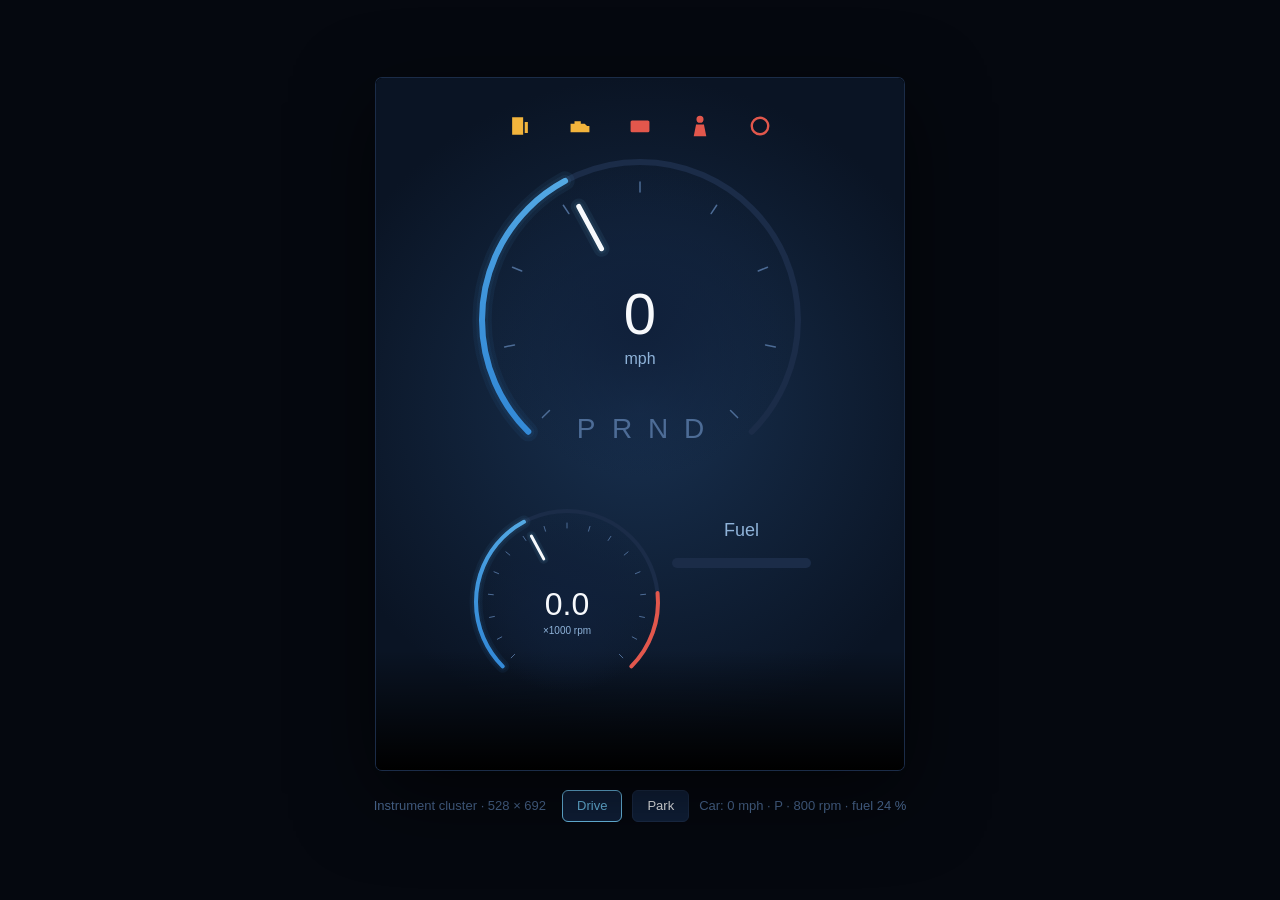
<file: web/index.html>
<!doctype html>
<html lang="en">
<head>
  <meta charset="utf-8">
  <meta name="viewport" content="width=device-width, initial-scale=1">
  <title>Instrument Cluster</title>
  <link rel="stylesheet" href="car/host.css">
  <link rel="stylesheet" href="app/cluster.css">
</head>
<body>
  <!-- The car around the app: the cluster window and the car's controls. The app draws only inside #cluster. -->
  <main class="host">
    <div class="screen" id="screen">
      <div id="cluster"></div>
    </div>
    <div class="controls" id="controls">
      <span class="label">Instrument cluster · 528 × 692</span>
      <button type="button" id="drive">Drive</button>
      <button type="button" id="park">Park</button>
      <span class="readout" id="readout" title="What the car reports, whatever the cluster shows"></span>
    </div>
  </main>

  <!-- Data files, bundled as scripts so they load from disk: read them with window.FILES["docs/signals.csv"]. -->
  <script src="docs/signals.csv.js"></script>
  <script src="sim/drive-cycle.csv.js"></script>

  <!-- The simulated car (window.car) and the page around the app. -->
  <script src="car/car.js"></script>
  <script src="car/host.js"></script>

  <!-- The cluster app. Plain scripts, loaded in order; tests/app-scripts.js lists the same files. -->
  <script src="app/config.js"></script>
  <script src="app/lib/csv.js"></script>
  <script src="app/signals/spec.js"></script>
  <script src="app/signals/source.js"></script>
  <script src="app/signals/replay-source.js"></script>
  <script src="app/state/store.js"></script>
  <script src="app/state/derive.js"></script>
  <script src="app/debug.js"></script>
  <script src="app/view/svg.js"></script>
  <script src="app/view/background.js"></script>
  <script src="app/view/dial.js"></script>
  <script src="app/view/telltales.js"></script>
  <script src="app/view/gear.js"></script>
  <script src="app/view/fuel.js"></script>
  <script src="app/view/temperature.js"></script>
  <script src="app/startup.js"></script>
  <script src="app/render.js"></script>
  <script src="app/main.js"></script>
</body>
</html>
</file>
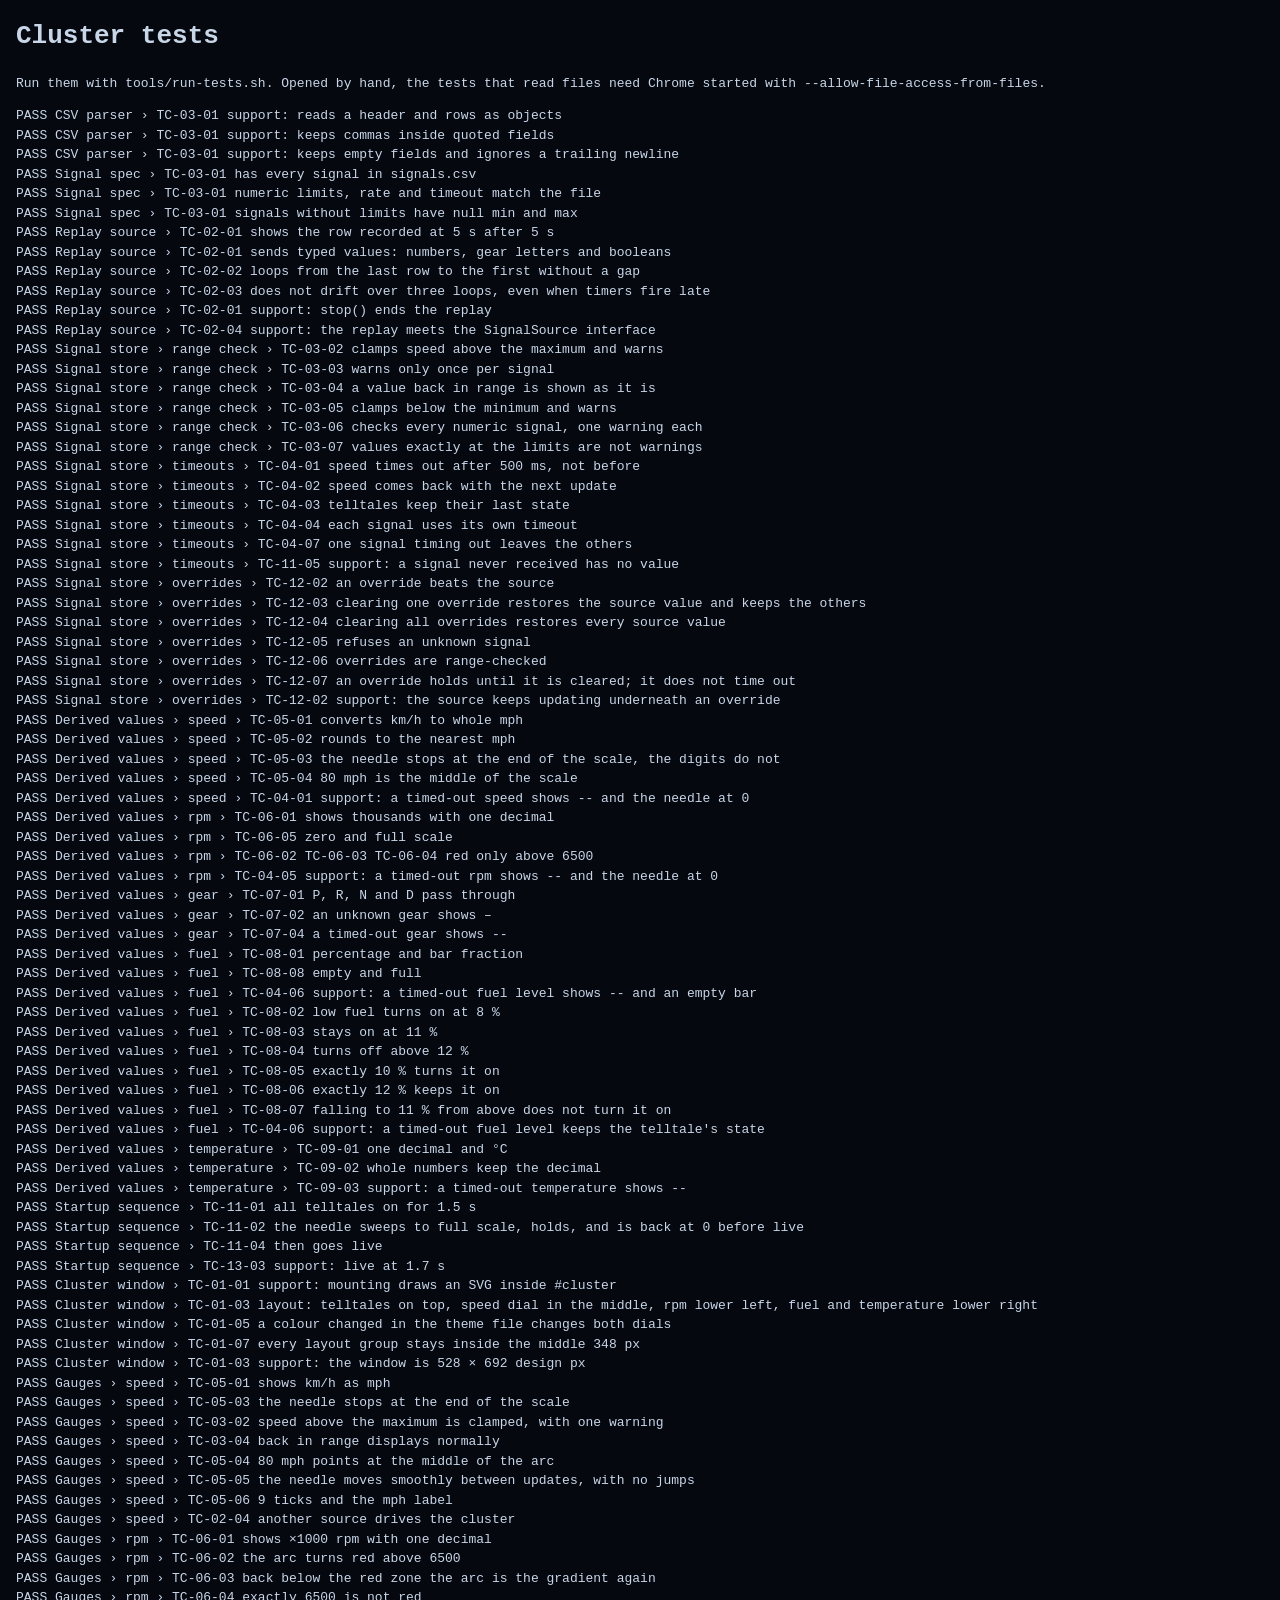
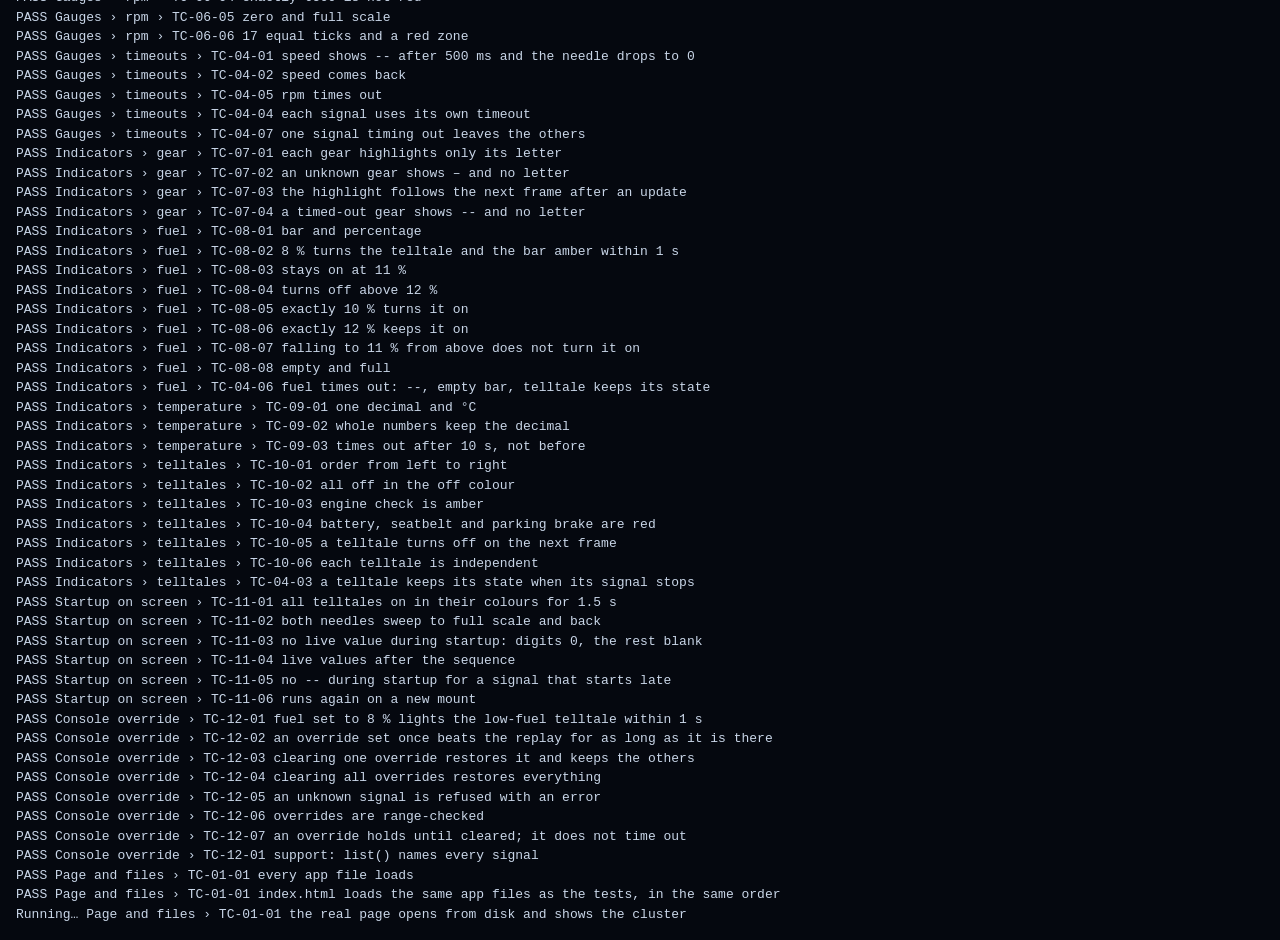
<file: web/tests/index.html>
<!doctype html>
<html lang="en">
<head>
  <meta charset="utf-8">
  <title>Cluster tests</title>
  <style>
    body { margin: 16px; background: #05080F; color: #C9D6E8; font: 13px/1.5 ui-monospace, Menlo, monospace; }
    #cluster-slot { position: absolute; left: -10000px; top: 0; width: 528px; height: 692px; }
    #cluster { width: 528px; height: 692px; position: relative; overflow: hidden; }
    #results { white-space: pre-wrap; }
  </style>
</head>
<body>
  <h1>Cluster tests</h1>
  <p>Run them with <code>tools/run-tests.sh</code>. Opened by hand, the tests that read files need Chrome started with --allow-file-access-from-files.</p>
  <pre id="results">Running…</pre>
  <div id="cluster-slot"></div>

  <!-- The runner first, so an error while any later file loads is reported as a failure. -->
  <script src="runner.js"></script>

  <!-- Data files, as on the real page. -->
  <script src="../docs/signals.csv.js"></script>
  <script src="../sim/drive-cycle.csv.js"></script>

  <!-- The app, without starting it. -->
  <script src="app-scripts.js"></script>

  <!-- Helpers and tests. -->
  <script src="helpers.js"></script>
  <script src="unit/csv.test.js"></script>
  <script src="unit/spec.test.js"></script>
  <script src="unit/replay.test.js"></script>
  <script src="unit/store.test.js"></script>
  <script src="unit/derive.test.js"></script>
  <script src="unit/startup.test.js"></script>
  <script src="ui/layout.test.js"></script>
  <script src="ui/gauges.test.js"></script>
  <script src="ui/indicators.test.js"></script>
  <script src="ui/startup.test.js"></script>
  <script src="ui/debug.test.js"></script>
  <script src="page.test.js"></script>
</body>
</html>
</file>
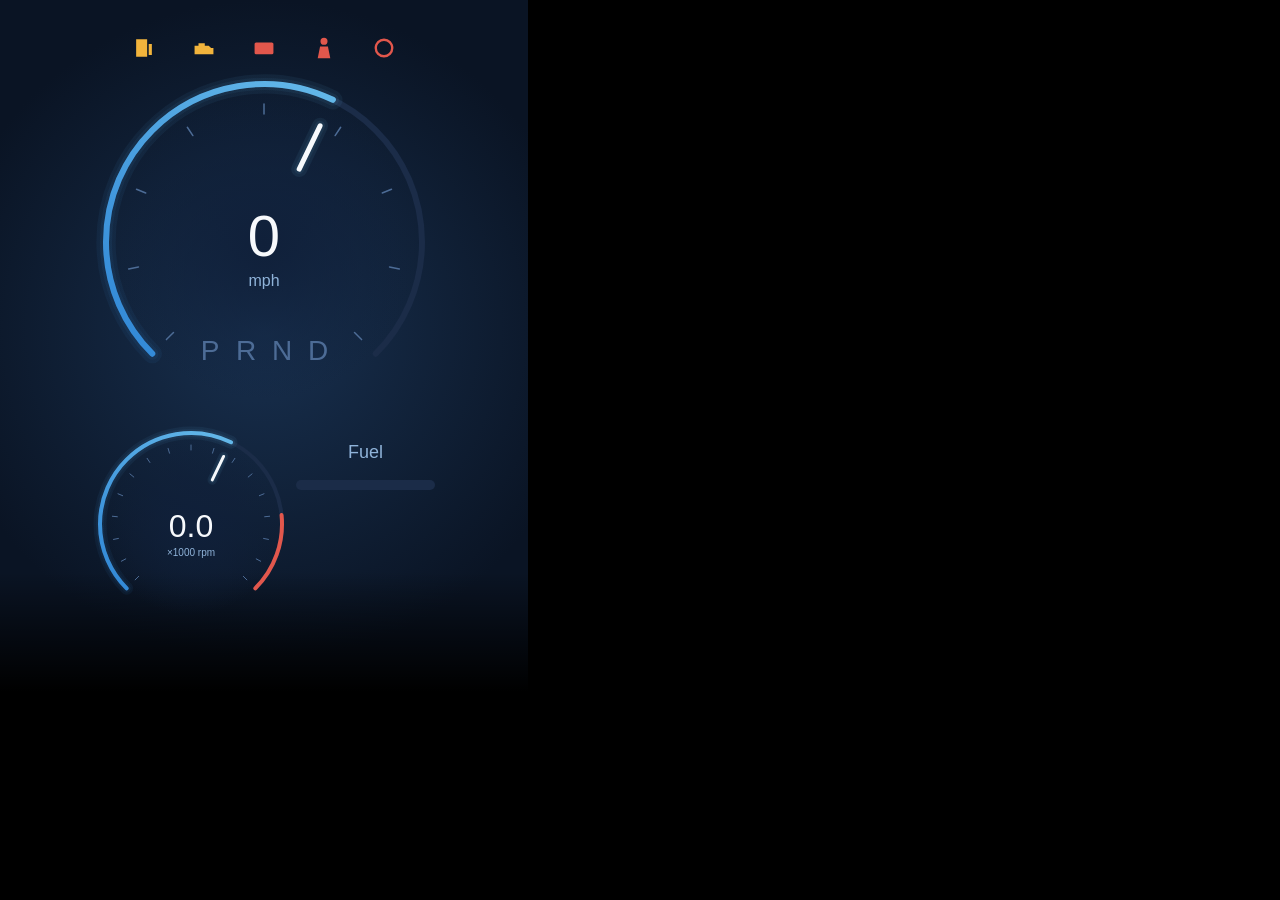
<file: web/tests/perf.html>
<!doctype html>
<html lang="en">
<head>
  <meta charset="utf-8">
  <title>PERF running</title>
  <style>body { margin: 0; background: #000; } #cluster { width: 528px; height: 692px; position: relative; overflow: hidden; }</style>
</head>
<body>
  <!-- F-13: tools/perf-check.sh opens this page in headless Chrome, in real time, and reads the
       result from the page title: "PERF fps=<avg> longest=<ms> firstLive=<ms> mounted=<ms>"
       or "PERF error=<message>". firstLive is measured from page open, as the spec asks;
       mounted says how much of it was loading the page. -->
  <div id="cluster"></div>
  <script>
    // An error while an app file loads would otherwise show up only as "Cluster.mount missing".
    window.addEventListener("error", (e) => { if (e.message) document.title = "PERF error=" + e.message; });
  </script>
  <script src="../docs/signals.csv.js"></script>
  <script src="../sim/drive-cycle.csv.js"></script>
  <script src="app-scripts.js"></script>
  <script>
    (function () {
      "use strict";
      const MEASURE_MS = 10000;
      const finish = (text) => { document.title = "PERF " + text; };
      const longTasks = [];   // { start, duration }, delivered asynchronously
      try {
        new PerformanceObserver((list) => {
          for (const e of list.getEntries()) longTasks.push({ start: e.startTime, duration: e.duration });
        }).observe({ type: "longtask", buffered: true });
      } catch (e) { /* no long-task support: nothing is recorded */ }

      window.addEventListener("load", () => {
        if (document.title !== "PERF running") return;   // a load error was already reported
        if (!window.Cluster || typeof window.Cluster.mount !== "function") {
          finish("error=Not implemented yet: Cluster.mount");
          return;
        }
        let app;
        const mounted = performance.now();
        try { app = window.Cluster.mount(document.getElementById("cluster")); }
        catch (e) { finish("error=" + e.message); return; }

        (function waitLive() {
          if (app && typeof app.firstLiveAt === "number") return measure(app.firstLiveAt);
          if (performance.now() - mounted > 5000) return finish("error=no live frame within 5 s of mount (app.firstLiveAt not set)");
          setTimeout(waitLive, 50);
        })();

        function measure(firstLive) {
          let frames = 0;
          const t0 = performance.now();
          (function count() {
            frames++;
            if (performance.now() - t0 < MEASURE_MS) return requestAnimationFrame(count);
            const t1 = performance.now();
            // Only tasks that ran during the drive count, whenever they were delivered.
            setTimeout(() => {
              const longest = Math.max(0, ...longTasks.filter((t) => t.start >= t0 && t.start < t1).map((t) => t.duration));
              finish(`fps=${(frames / ((t1 - t0) / 1000)).toFixed(1)} longest=${Math.round(longest)} firstLive=${Math.round(firstLive)} mounted=${Math.round(mounted)}`);
            }, 200);
          })();
        }
      });
    })();
  </script>
</body>
</html>
</file>
<file: web/car/host.css>
/* The page around the cluster window. The app's own styles are in app/cluster.css. */
html, body { margin: 0; height: 100%; background: #05080F; color: #8FB3D9;
  font: 13px/1.4 -apple-system, BlinkMacSystemFont, "Segoe UI", Roboto, sans-serif; }

.host { min-height: 100%; display: flex; flex-direction: column; align-items: center;
  justify-content: center; gap: 20px; padding: 24px 16px; box-sizing: border-box; }

/* The window is always 528 × 692 design px; host.js scales it to fit the browser window. */
.screen { width: 528px; height: 692px; flex: none; transform-origin: top center;
  border-radius: 6px; box-shadow: 0 0 0 1px #1B2C48, 0 24px 80px rgba(0, 0, 0, 0.6); overflow: hidden; }
#cluster { position: relative; width: 528px; height: 692px; overflow: hidden; background: #000; }

.controls { display: flex; flex-wrap: wrap; align-items: center; justify-content: center; gap: 10px; }
.controls .label { color: #4D6C96; margin-right: 6px; }
.controls button { font: inherit; color: #F7F9FC; background: #10203A; border: 1px solid #1B2C48;
  border-radius: 6px; padding: 6px 14px; cursor: pointer; }
.controls button:hover { border-color: #4D6C96; }
.controls button[aria-pressed="true"] { border-color: #6DC1EC; color: #6DC1EC; }
.controls .readout { font-variant-numeric: tabular-nums; min-width: 22ch; color: #4D6C96; }

/* index.html?view=cluster: only the window, at its real size, for screenshots. */
.cluster-only .host { padding: 0; justify-content: flex-start; align-items: flex-start; }
.cluster-only .screen { border-radius: 0; box-shadow: none; transform: none !important; }
.cluster-only .controls { display: none; }
</file>
<file: web/app/cluster.css>
/* Cluster app styles: only what SVG attributes cannot say. Everything is scoped under #cluster;
   colours and sizes come from app/config.js. */
#cluster svg { display: block; }
#cluster text { font-variant-numeric: tabular-nums; -webkit-user-select: none; user-select: none; }
</file>
